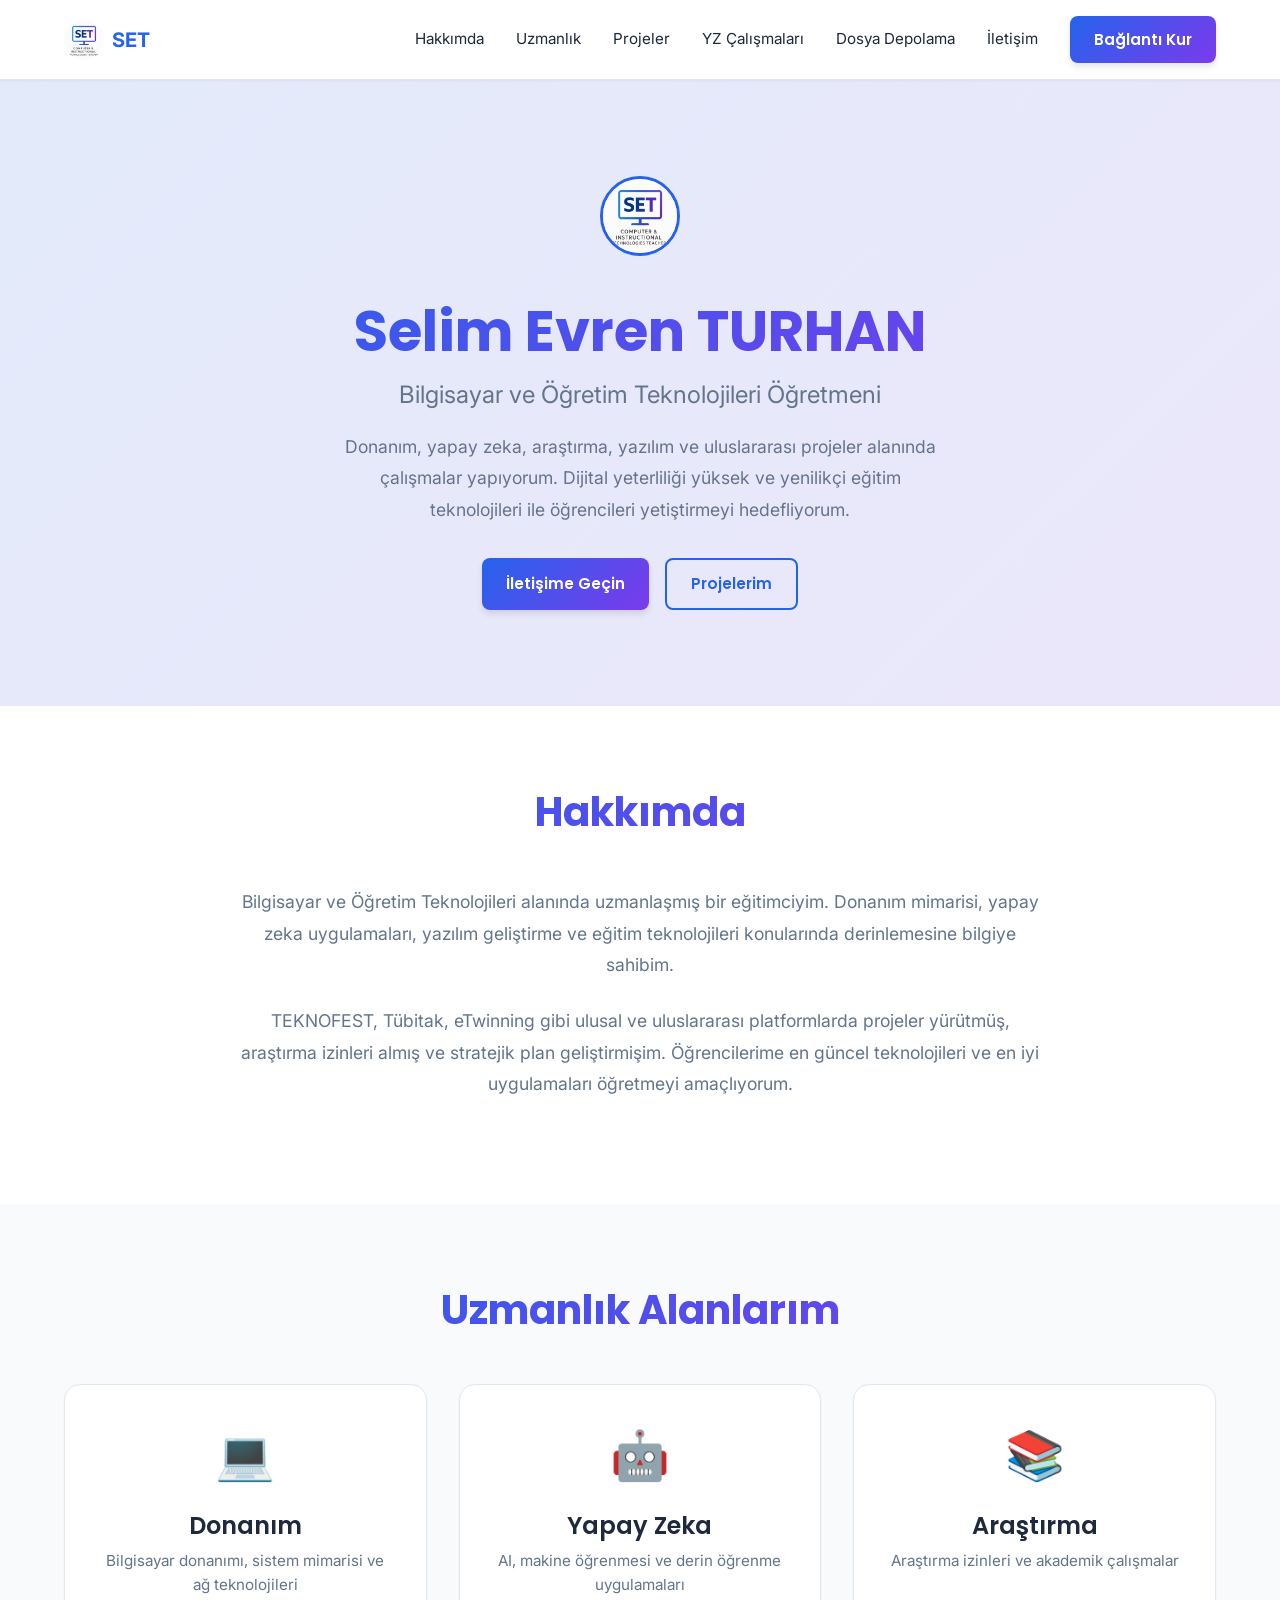
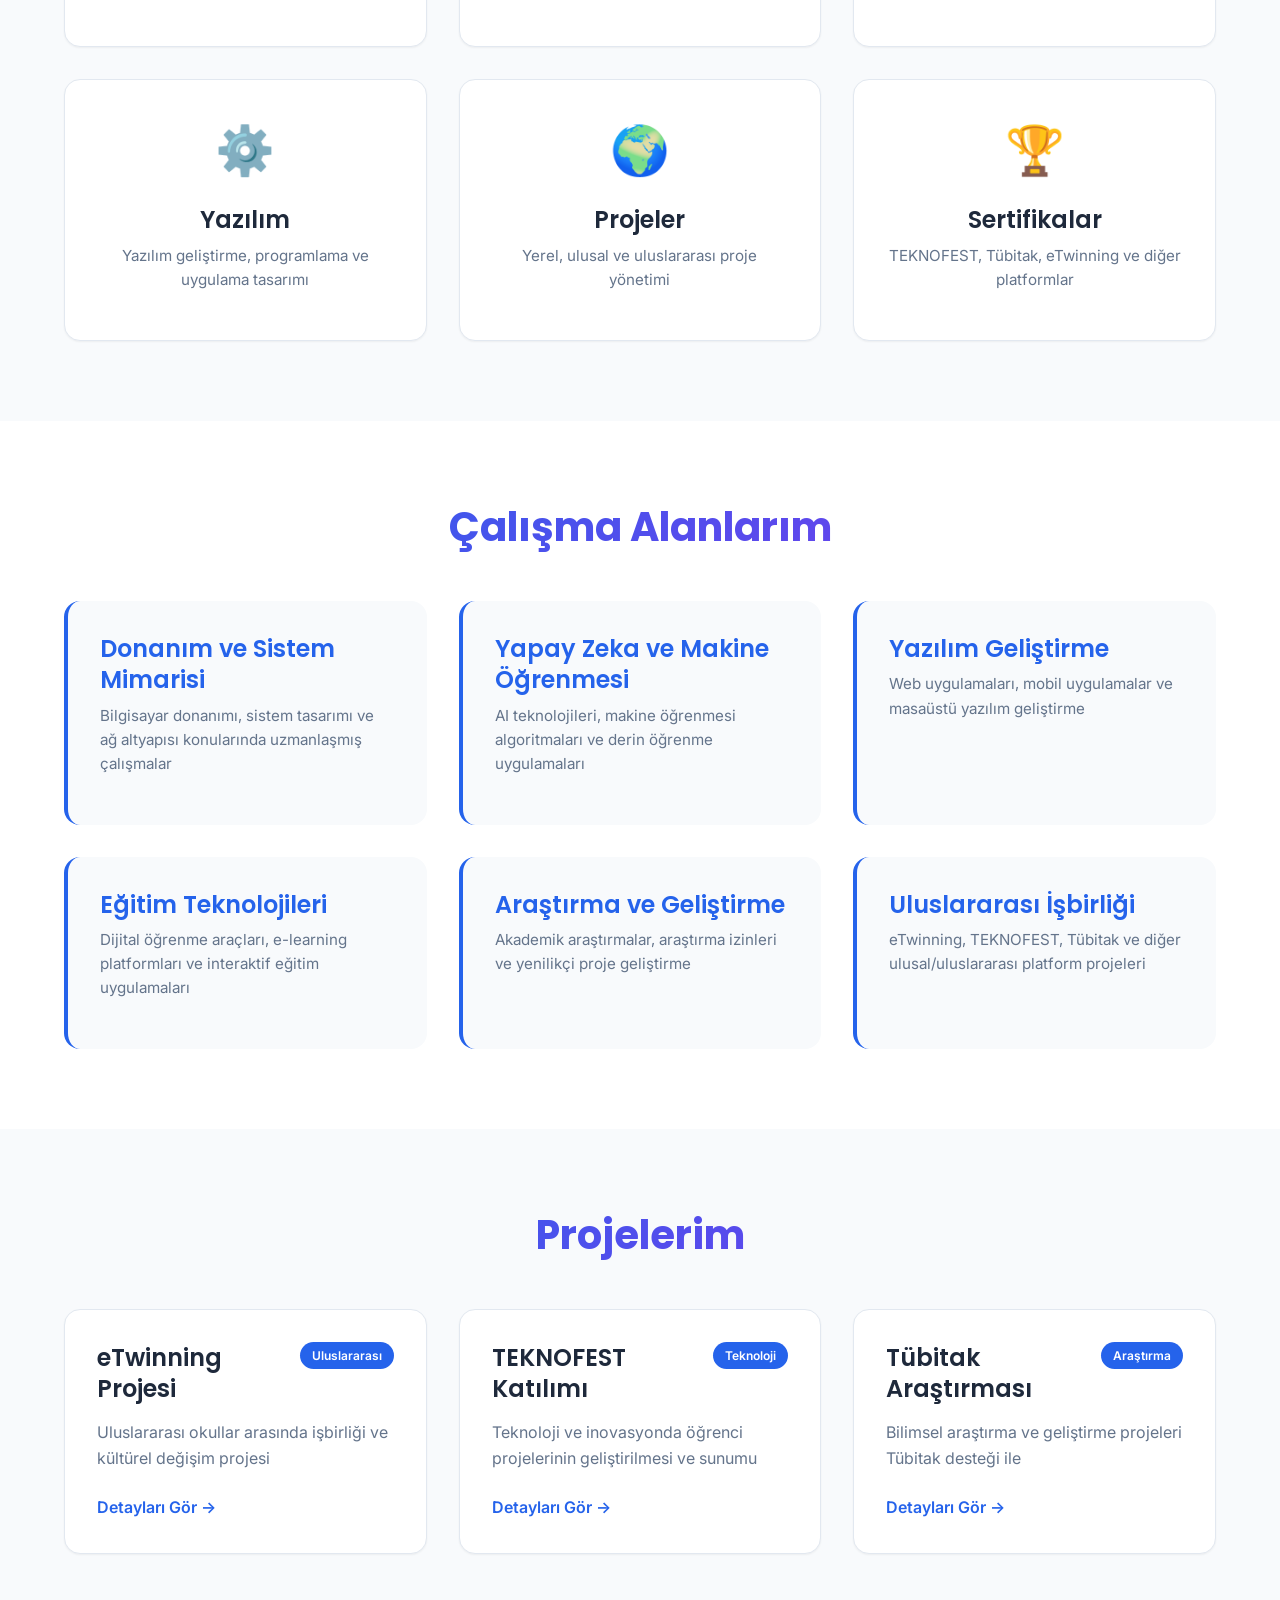
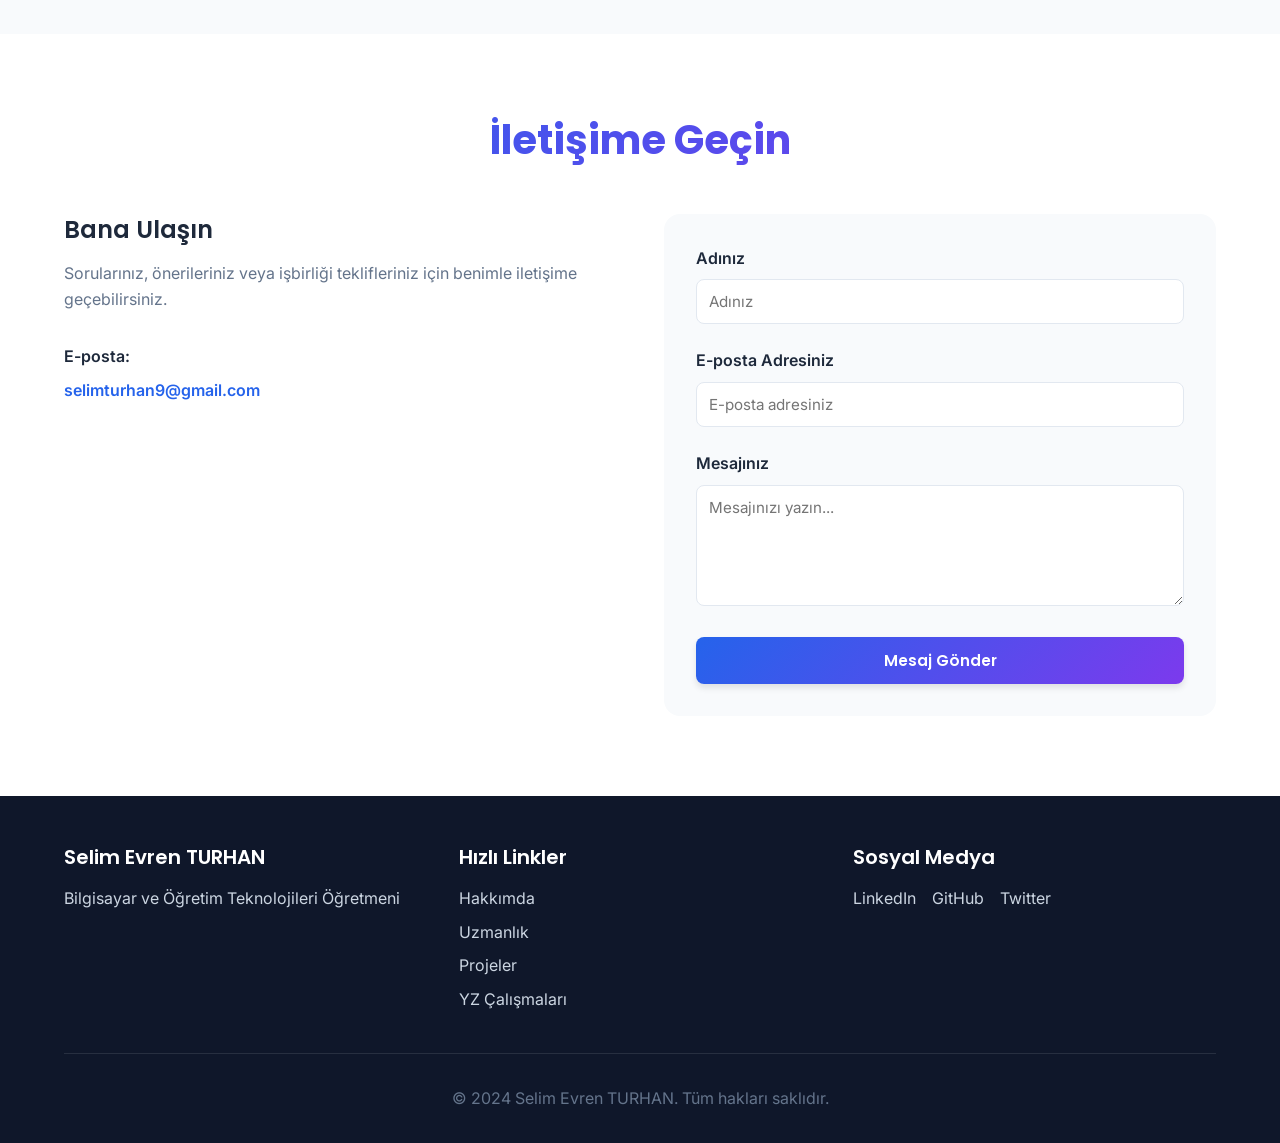
<file: index.html>
<!DOCTYPE html>
<html lang="tr">
<head>
    <meta charset="UTF-8">
    <meta name="viewport" content="width=device-width, initial-scale=1.0">
    <meta name="description" content="Selim Evren TURHAN - Bilgisayar ve Öğretim Teknolojileri Öğretmeni">
    <meta name="keywords" content="öğretmen, teknoloji, yapay zeka, donanım, yazılım, TEKNOFEST, Tübitak">
    <title>Selim Evren TURHAN - Kişisel Web Sayfası</title>
    <link rel="stylesheet" href="css/style.css">
    <link href="https://fonts.googleapis.com/css2?family=Poppins:wght@400;500;600;700&family=Inter:wght@400;500;600&display=swap" rel="stylesheet">
</head>
<body>
    <!-- Header/Navigation -->
    <header class="header">
        <div class="container">
            <div class="header-content">
                <div class="logo">
                    <img src="images/logo.png" alt="Logo" class="logo-img">
                    <span class="logo-text">SET</span>
                </div>
                <nav class="nav">
                    <a href="#about" class="nav-link">Hakkımda</a>
                    <a href="#expertise" class="nav-link">Uzmanlık</a>
                    <a href="#projects" class="nav-link">Projeler</a>
                    <a href="yz-calismalari.html" class="nav-link">YZ Çalışmaları</a>
                    <a href="dosya-depolama.html" class="nav-link">Dosya Depolama</a>
                    <a href="#contact" class="nav-link">İletişim</a>
                    <button class="btn btn-primary" onclick="scrollToContact()">Bağlantı Kur</button>
                </nav>
            </div>
        </div>
    </header>

    <!-- Hero Section -->
    <section class="hero">
        <div class="hero-bg"></div>
        <div class="container">
            <div class="hero-content">
                <div class="hero-logo">
                    <img src="images/logo.png" alt="Logo" class="hero-logo-img">
                </div>
                <h1 class="hero-title">Selim Evren TURHAN</h1>
                <p class="hero-subtitle">Bilgisayar ve Öğretim Teknolojileri Öğretmeni</p>
                <p class="hero-description">
                    Donanım, yapay zeka, araştırma, yazılım ve uluslararası projeler alanında çalışmalar yapıyorum. 
                    Dijital yeterliliği yüksek ve yenilikçi eğitim teknolojileri ile öğrencileri yetiştirmeyi hedefliyorum.
                </p>
                <div class="hero-buttons">
                    <button class="btn btn-primary" onclick="scrollToContact()">İletişime Geçin</button>
                    <a href="#projects" class="btn btn-secondary">Projelerim</a>
                </div>
            </div>
        </div>
    </section>

    <!-- About Section -->
    <section id="about" class="section about">
        <div class="container">
            <h2 class="section-title">Hakkımda</h2>
            <div class="about-content">
                <p>
                    Bilgisayar ve Öğretim Teknolojileri alanında uzmanlaşmış bir eğitimciyim. Donanım mimarisi, 
                    yapay zeka uygulamaları, yazılım geliştirme ve eğitim teknolojileri konularında derinlemesine 
                    bilgiye sahibim.
                </p>
                <p>
                    TEKNOFEST, Tübitak, eTwinning gibi ulusal ve uluslararası platformlarda projeler yürütmüş, 
                    araştırma izinleri almış ve stratejik plan geliştirmişim. Öğrencilerime en güncel teknolojileri 
                    ve en iyi uygulamaları öğretmeyi amaçlıyorum.
                </p>
            </div>
        </div>
    </section>

    <!-- Expertise Section -->
    <section id="expertise" class="section expertise">
        <div class="container">
            <h2 class="section-title">Uzmanlık Alanlarım</h2>
            <div class="expertise-grid">
                <div class="expertise-card">
                    <div class="expertise-icon">💻</div>
                    <h3>Donanım</h3>
                    <p>Bilgisayar donanımı, sistem mimarisi ve ağ teknolojileri</p>
                </div>
                <div class="expertise-card">
                    <div class="expertise-icon">🤖</div>
                    <h3>Yapay Zeka</h3>
                    <p>AI, makine öğrenmesi ve derin öğrenme uygulamaları</p>
                </div>
                <div class="expertise-card">
                    <div class="expertise-icon">📚</div>
                    <h3>Araştırma</h3>
                    <p>Araştırma izinleri ve akademik çalışmalar</p>
                </div>
                <div class="expertise-card">
                    <div class="expertise-icon">⚙️</div>
                    <h3>Yazılım</h3>
                    <p>Yazılım geliştirme, programlama ve uygulama tasarımı</p>
                </div>
                <div class="expertise-card">
                    <div class="expertise-icon">🌍</div>
                    <h3>Projeler</h3>
                    <p>Yerel, ulusal ve uluslararası proje yönetimi</p>
                </div>
                <div class="expertise-card">
                    <div class="expertise-icon">🏆</div>
                    <h3>Sertifikalar</h3>
                    <p>TEKNOFEST, Tübitak, eTwinning ve diğer platformlar</p>
                </div>
            </div>
        </div>
    </section>

    <!-- Work Areas Section -->
    <section class="section work-areas">
        <div class="container">
            <h2 class="section-title">Çalışma Alanlarım</h2>
            <div class="work-areas-grid">
                <div class="work-area-item">
                    <h3>Donanım ve Sistem Mimarisi</h3>
                    <p>Bilgisayar donanımı, sistem tasarımı ve ağ altyapısı konularında uzmanlaşmış çalışmalar</p>
                </div>
                <div class="work-area-item">
                    <h3>Yapay Zeka ve Makine Öğrenmesi</h3>
                    <p>AI teknolojileri, makine öğrenmesi algoritmaları ve derin öğrenme uygulamaları</p>
                </div>
                <div class="work-area-item">
                    <h3>Yazılım Geliştirme</h3>
                    <p>Web uygulamaları, mobil uygulamalar ve masaüstü yazılım geliştirme</p>
                </div>
                <div class="work-area-item">
                    <h3>Eğitim Teknolojileri</h3>
                    <p>Dijital öğrenme araçları, e-learning platformları ve interaktif eğitim uygulamaları</p>
                </div>
                <div class="work-area-item">
                    <h3>Araştırma ve Geliştirme</h3>
                    <p>Akademik araştırmalar, araştırma izinleri ve yenilikçi proje geliştirme</p>
                </div>
                <div class="work-area-item">
                    <h3>Uluslararası İşbirliği</h3>
                    <p>eTwinning, TEKNOFEST, Tübitak ve diğer ulusal/uluslararası platform projeleri</p>
                </div>
            </div>
        </div>
    </section>

    <!-- Projects Section -->
    <section id="projects" class="section projects">
        <div class="container">
            <h2 class="section-title">Projelerim</h2>
            <div class="projects-grid">
                <div class="project-card">
                    <div class="project-header">
                        <h3>eTwinning Projesi</h3>
                        <span class="project-badge">Uluslararası</span>
                    </div>
                    <p>Uluslararası okullar arasında işbirliği ve kültürel değişim projesi</p>
                    <a href="yz-calismalari.html" class="project-link">Detayları Gör →</a>
                </div>
                <div class="project-card">
                    <div class="project-header">
                        <h3>TEKNOFEST Katılımı</h3>
                        <span class="project-badge">Teknoloji</span>
                    </div>
                    <p>Teknoloji ve inovasyonda öğrenci projelerinin geliştirilmesi ve sunumu</p>
                    <a href="yz-calismalari.html" class="project-link">Detayları Gör →</a>
                </div>
                <div class="project-card">
                    <div class="project-header">
                        <h3>Tübitak Araştırması</h3>
                        <span class="project-badge">Araştırma</span>
                    </div>
                    <p>Bilimsel araştırma ve geliştirme projeleri Tübitak desteği ile</p>
                    <a href="yz-calismalari.html" class="project-link">Detayları Gör →</a>
                </div>
            </div>
        </div>
    </section>

    <!-- Contact Section -->
    <section id="contact" class="section contact">
        <div class="container">
            <h2 class="section-title">İletişime Geçin</h2>
            <div class="contact-content">
                <div class="contact-info">
                    <h3>Bana Ulaşın</h3>
                    <p>Sorularınız, önerileriniz veya işbirliği teklifleriniz için benimle iletişime geçebilirsiniz.</p>
                    <div class="contact-details">
                        <div class="contact-item">
                            <span class="contact-label">E-posta:</span>
                            <a href="mailto:selimturhan9@gmail.com" class="contact-value">selimturhan9@gmail.com</a>
                        </div>
                    </div>
                </div>
                <form class="contact-form" id="contactForm" onsubmit="handleContactSubmit(event)">
                    <div class="form-group">
                        <label for="name">Adınız</label>
                        <input type="text" id="name" name="name" required placeholder="Adınız">
                    </div>
                    <div class="form-group">
                        <label for="email">E-posta Adresiniz</label>
                        <input type="email" id="email" name="email" required placeholder="E-posta adresiniz">
                    </div>
                    <div class="form-group">
                        <label for="message">Mesajınız</label>
                        <textarea id="message" name="message" required placeholder="Mesajınızı yazın..." rows="5"></textarea>
                    </div>
                    <button type="submit" class="btn btn-primary btn-block">Mesaj Gönder</button>
                    <div id="formStatus" class="form-status"></div>
                </form>
            </div>
        </div>
    </section>

    <!-- Footer -->
    <footer class="footer">
        <div class="container">
            <div class="footer-content">
                <div class="footer-section">
                    <h4>Selim Evren TURHAN</h4>
                    <p>Bilgisayar ve Öğretim Teknolojileri Öğretmeni</p>
                </div>
                <div class="footer-section">
                    <h4>Hızlı Linkler</h4>
                    <ul>
                        <li><a href="#about">Hakkımda</a></li>
                        <li><a href="#expertise">Uzmanlık</a></li>
                        <li><a href="#projects">Projeler</a></li>
                        <li><a href="yz-calismalari.html">YZ Çalışmaları</a></li>
                    </ul>
                </div>
                <div class="footer-section">
                    <h4>Sosyal Medya</h4>
                    <div class="social-links">
                        <a href="#" title="LinkedIn">LinkedIn</a>
                        <a href="#" title="GitHub">GitHub</a>
                        <a href="#" title="Twitter">Twitter</a>
                    </div>
                </div>
            </div>
            <div class="footer-bottom">
                <p>&copy; 2024 Selim Evren TURHAN. Tüm hakları saklıdır.</p>
            </div>
        </div>
    </footer>

    <script src="js/script.js"></script>
</body>
</html>
</file>
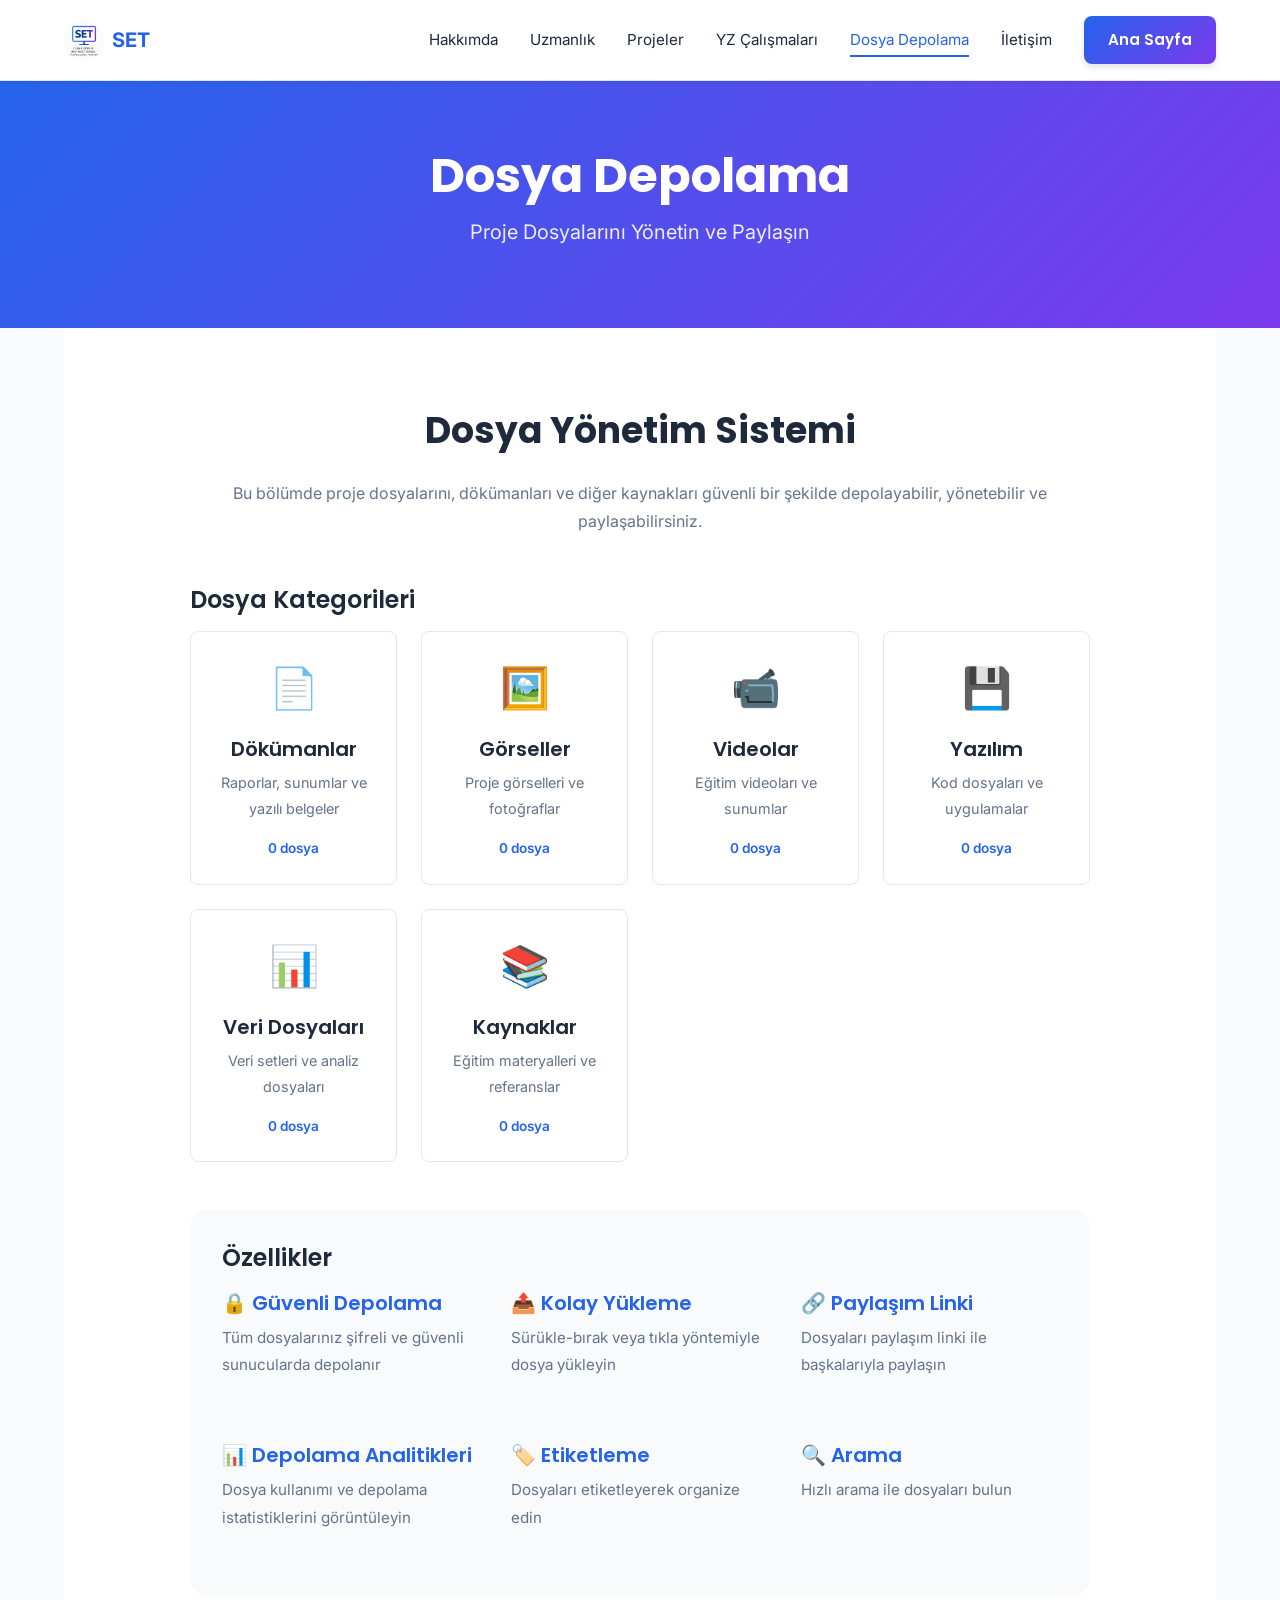
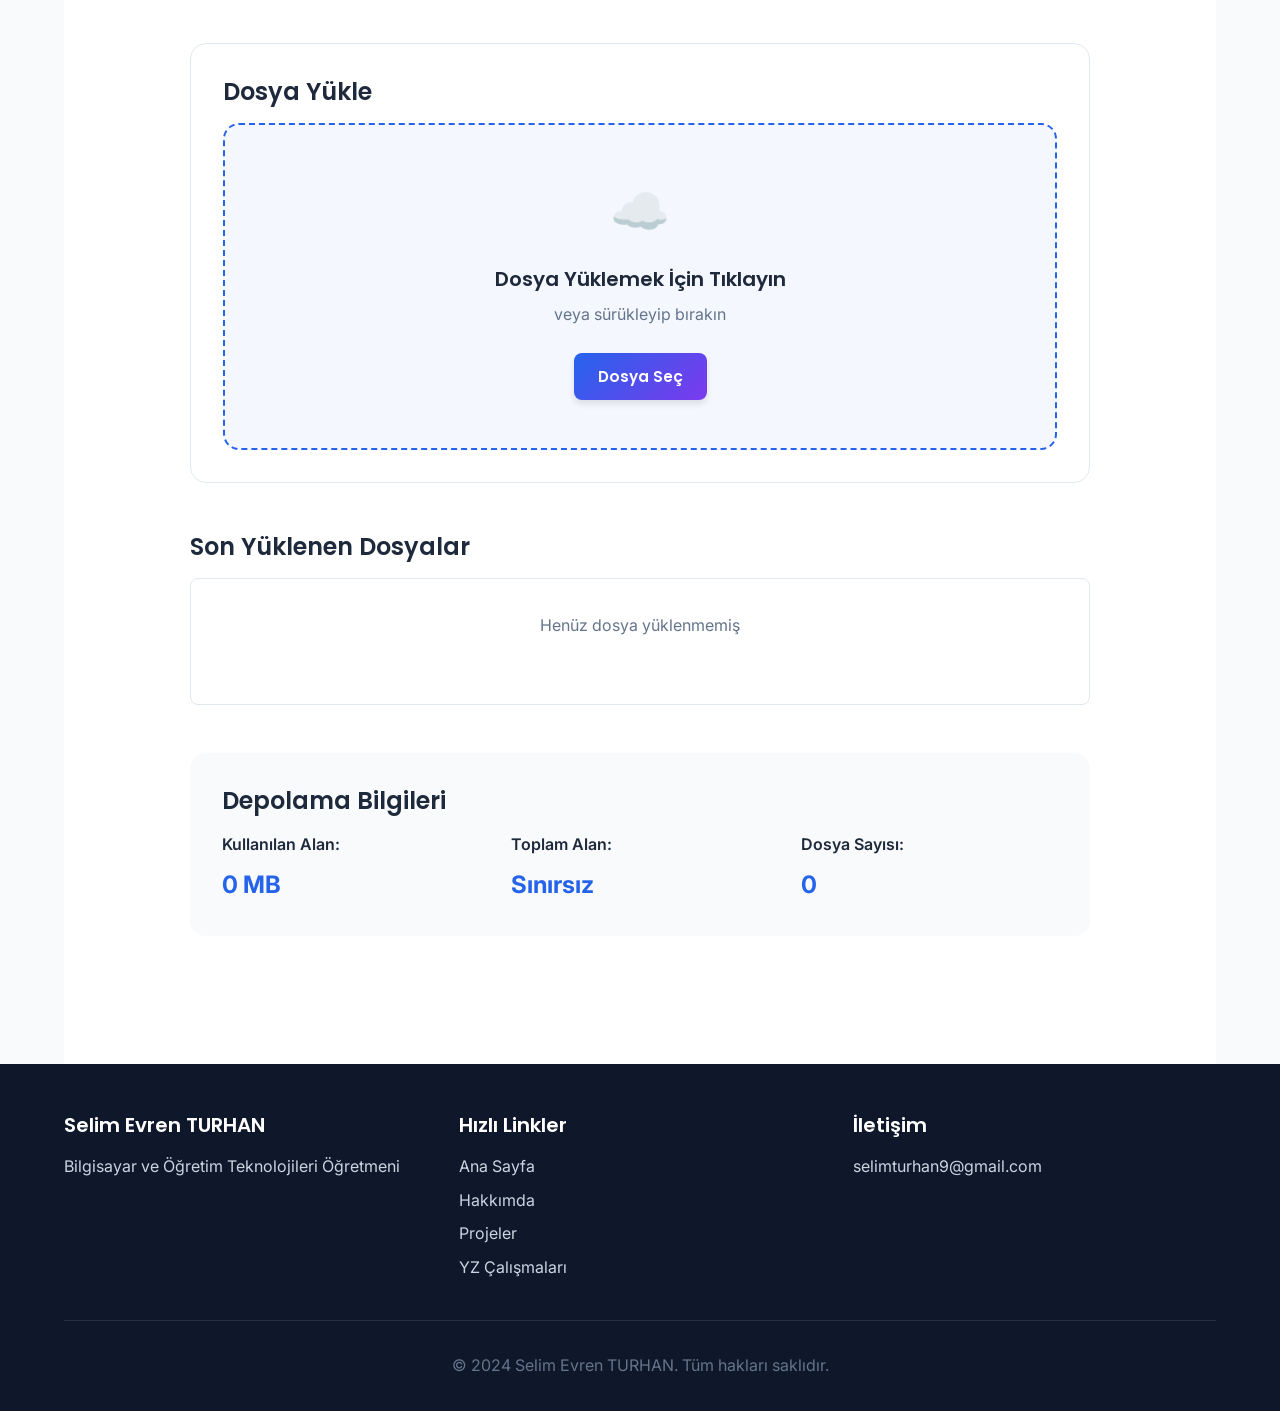
<file: dosya-depolama.html>
<!DOCTYPE html>
<html lang="tr">
<head>
    <meta charset="UTF-8">
    <meta name="viewport" content="width=device-width, initial-scale=1.0">
    <meta name="description" content="Selim Evren TURHAN - Dosya Depolama">
    <title>Dosya Depolama - Selim Evren TURHAN</title>
    <link rel="stylesheet" href="css/style.css">
    <link href="https://fonts.googleapis.com/css2?family=Poppins:wght@400;500;600;700&family=Inter:wght@400;500;600&display=swap" rel="stylesheet">
</head>
<body>
    <!-- Header/Navigation -->
    <header class="header">
        <div class="container">
            <div class="header-content">
                <div class="logo">
                    <a href="index.html" class="logo-link">
                        <img src="images/logo.png" alt="Logo" class="logo-img">
                        <span class="logo-text">SET</span>
                    </a>
                </div>
                <nav class="nav">
                    <a href="index.html#about" class="nav-link">Hakkımda</a>
                    <a href="index.html#expertise" class="nav-link">Uzmanlık</a>
                    <a href="index.html#projects" class="nav-link">Projeler</a>
                    <a href="yz-calismalari.html" class="nav-link">YZ Çalışmaları</a>
                    <a href="dosya-depolama.html" class="nav-link active">Dosya Depolama</a>
                    <a href="index.html#contact" class="nav-link">İletişim</a>
                    <a href="index.html" class="btn btn-primary">Ana Sayfa</a>
                </nav>
            </div>
        </div>
    </header>

    <!-- Page Header -->
    <section class="page-header">
        <div class="container">
            <h1 class="page-title">Dosya Depolama</h1>
            <p class="page-subtitle">Proje Dosyalarını Yönetin ve Paylaşın</p>
        </div>
    </section>

    <!-- Main Content -->
    <main class="container">
        <section class="section file-storage-content">
            <div class="content-wrapper">
                <div class="storage-info">
                    <h2>Dosya Yönetim Sistemi</h2>
                    <p>
                        Bu bölümde proje dosyalarını, dökümanları ve diğer kaynakları güvenli bir şekilde 
                        depolayabilir, yönetebilir ve paylaşabilirsiniz.
                    </p>
                </div>

                <!-- File Categories -->
                <section class="file-categories">
                    <h3>Dosya Kategorileri</h3>
                    <div class="categories-grid">
                        <div class="category-card">
                            <div class="category-icon">📄</div>
                            <h4>Dökümanlar</h4>
                            <p>Raporlar, sunumlar ve yazılı belgeler</p>
                            <span class="file-count">0 dosya</span>
                        </div>
                        <div class="category-card">
                            <div class="category-icon">🖼️</div>
                            <h4>Görseller</h4>
                            <p>Proje görselleri ve fotoğraflar</p>
                            <span class="file-count">0 dosya</span>
                        </div>
                        <div class="category-card">
                            <div class="category-icon">📹</div>
                            <h4>Videolar</h4>
                            <p>Eğitim videoları ve sunumlar</p>
                            <span class="file-count">0 dosya</span>
                        </div>
                        <div class="category-card">
                            <div class="category-icon">💾</div>
                            <h4>Yazılım</h4>
                            <p>Kod dosyaları ve uygulamalar</p>
                            <span class="file-count">0 dosya</span>
                        </div>
                        <div class="category-card">
                            <div class="category-icon">📊</div>
                            <h4>Veri Dosyaları</h4>
                            <p>Veri setleri ve analiz dosyaları</p>
                            <span class="file-count">0 dosya</span>
                        </div>
                        <div class="category-card">
                            <div class="category-icon">📚</div>
                            <h4>Kaynaklar</h4>
                            <p>Eğitim materyalleri ve referanslar</p>
                            <span class="file-count">0 dosya</span>
                        </div>
                    </div>
                </section>

                <!-- Storage Features -->
                <section class="storage-features">
                    <h3>Özellikler</h3>
                    <div class="features-list">
                        <div class="feature-item">
                            <h4>🔒 Güvenli Depolama</h4>
                            <p>Tüm dosyalarınız şifreli ve güvenli sunucularda depolanır</p>
                        </div>
                        <div class="feature-item">
                            <h4>📤 Kolay Yükleme</h4>
                            <p>Sürükle-bırak veya tıkla yöntemiyle dosya yükleyin</p>
                        </div>
                        <div class="feature-item">
                            <h4>🔗 Paylaşım Linki</h4>
                            <p>Dosyaları paylaşım linki ile başkalarıyla paylaşın</p>
                        </div>
                        <div class="feature-item">
                            <h4>📊 Depolama Analitikleri</h4>
                            <p>Dosya kullanımı ve depolama istatistiklerini görüntüleyin</p>
                        </div>
                        <div class="feature-item">
                            <h4>🏷️ Etiketleme</h4>
                            <p>Dosyaları etiketleyerek organize edin</p>
                        </div>
                        <div class="feature-item">
                            <h4>🔍 Arama</h4>
                            <p>Hızlı arama ile dosyaları bulun</p>
                        </div>
                    </div>
                </section>

                <!-- Upload Section -->
                <section class="upload-section">
                    <h3>Dosya Yükle</h3>
                    <div class="upload-area">
                        <div class="upload-icon">☁️</div>
                        <h4>Dosya Yüklemek İçin Tıklayın</h4>
                        <p>veya sürükleyip bırakın</p>
                        <input type="file" id="fileInput" class="file-input" multiple>
                        <button class="btn btn-primary" onclick="document.getElementById('fileInput').click()">
                            Dosya Seç
                        </button>
                    </div>
                </section>

                <!-- Recent Files -->
                <section class="recent-files">
                    <h3>Son Yüklenen Dosyalar</h3>
                    <div class="files-list">
                        <p class="empty-state">Henüz dosya yüklenmemiş</p>
                    </div>
                </section>

                <!-- Storage Info -->
                <section class="storage-info-box">
                    <h3>Depolama Bilgileri</h3>
                    <div class="storage-stats">
                        <div class="stat-item">
                            <span class="stat-label">Kullanılan Alan:</span>
                            <span class="stat-value">0 MB</span>
                        </div>
                        <div class="stat-item">
                            <span class="stat-label">Toplam Alan:</span>
                            <span class="stat-value">Sınırsız</span>
                        </div>
                        <div class="stat-item">
                            <span class="stat-label">Dosya Sayısı:</span>
                            <span class="stat-value">0</span>
                        </div>
                    </div>
                </section>
            </div>
        </section>
    </main>

    <!-- Footer -->
    <footer class="footer">
        <div class="container">
            <div class="footer-content">
                <div class="footer-section">
                    <h4>Selim Evren TURHAN</h4>
                    <p>Bilgisayar ve Öğretim Teknolojileri Öğretmeni</p>
                </div>
                <div class="footer-section">
                    <h4>Hızlı Linkler</h4>
                    <ul>
                        <li><a href="index.html">Ana Sayfa</a></li>
                        <li><a href="index.html#about">Hakkımda</a></li>
                        <li><a href="index.html#projects">Projeler</a></li>
                        <li><a href="yz-calismalari.html">YZ Çalışmaları</a></li>
                    </ul>
                </div>
                <div class="footer-section">
                    <h4>İletişim</h4>
                    <p>
                        <a href="mailto:selimturhan9@gmail.com">selimturhan9@gmail.com</a>
                    </p>
                </div>
            </div>
            <div class="footer-bottom">
                <p>&copy; 2024 Selim Evren TURHAN. Tüm hakları saklıdır.</p>
            </div>
        </div>
    </footer>

    <script src="js/script.js"></script>
</body>
</html>
</file>
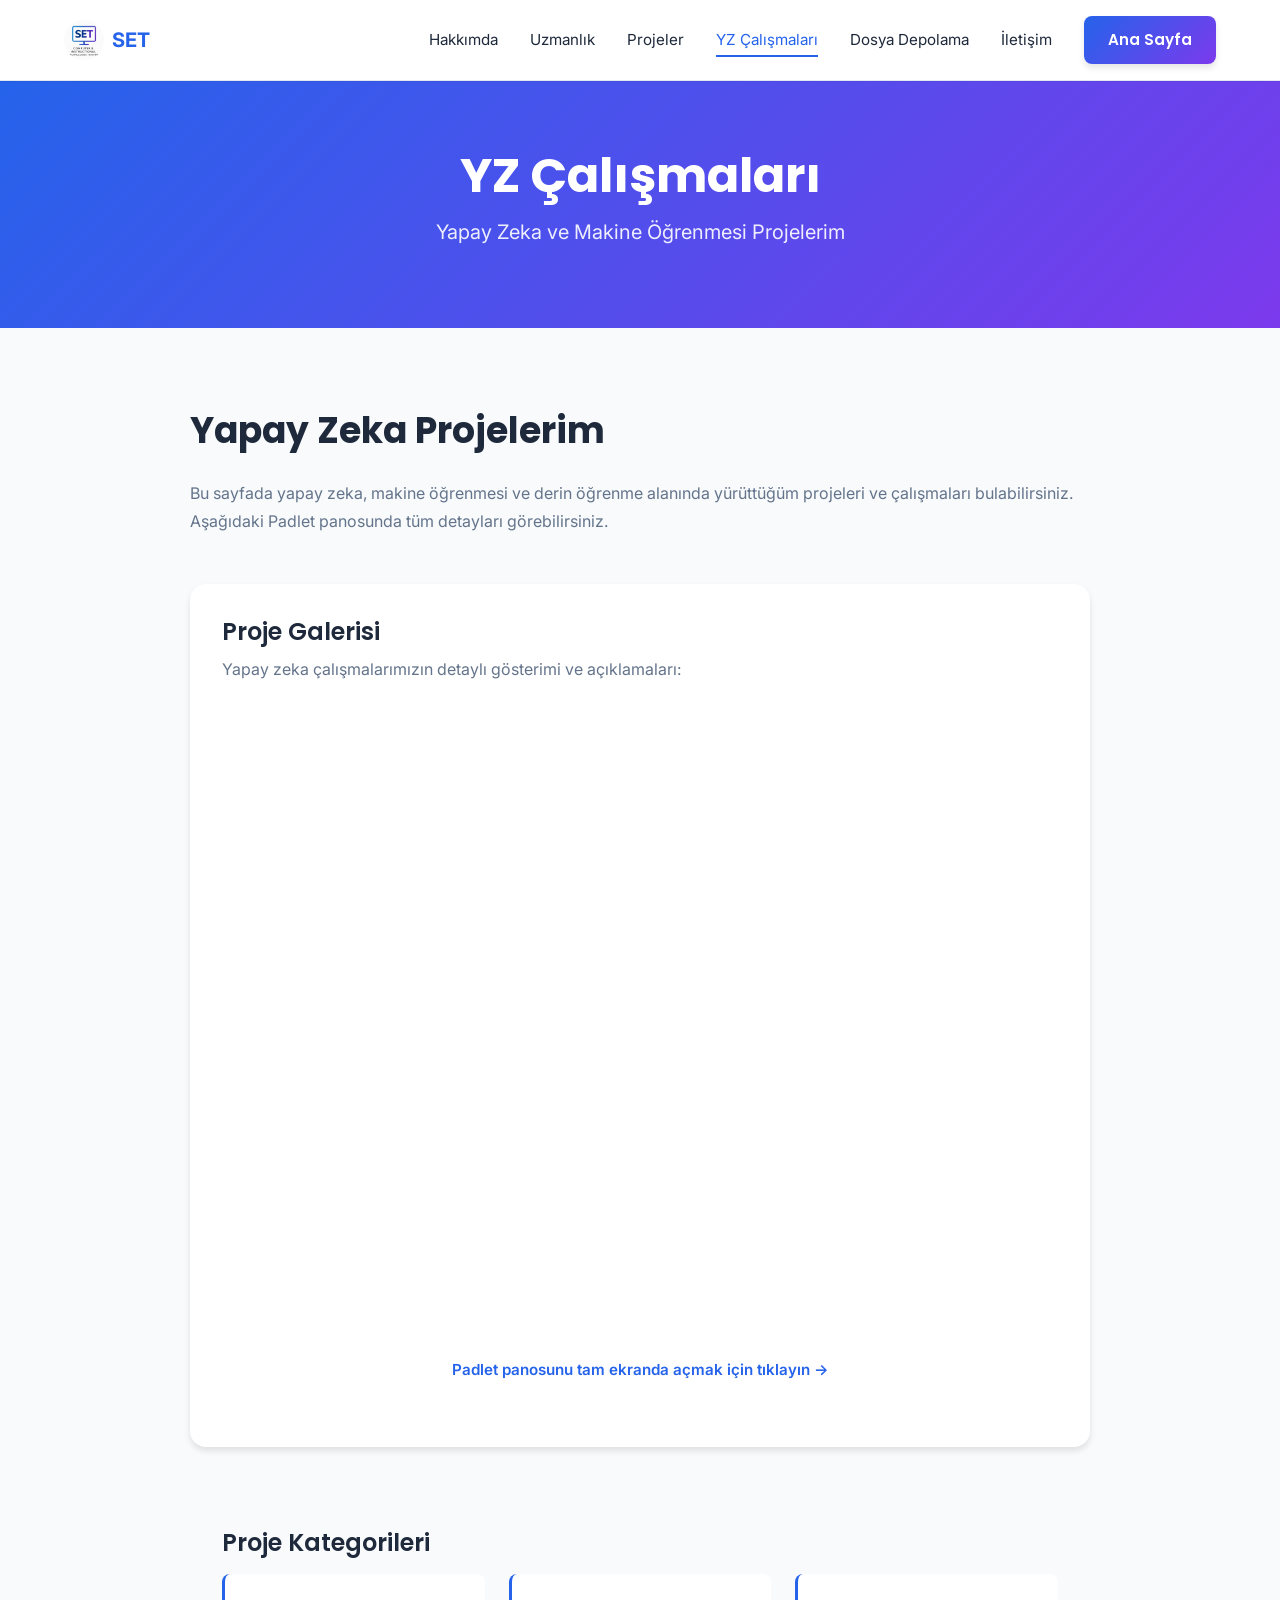
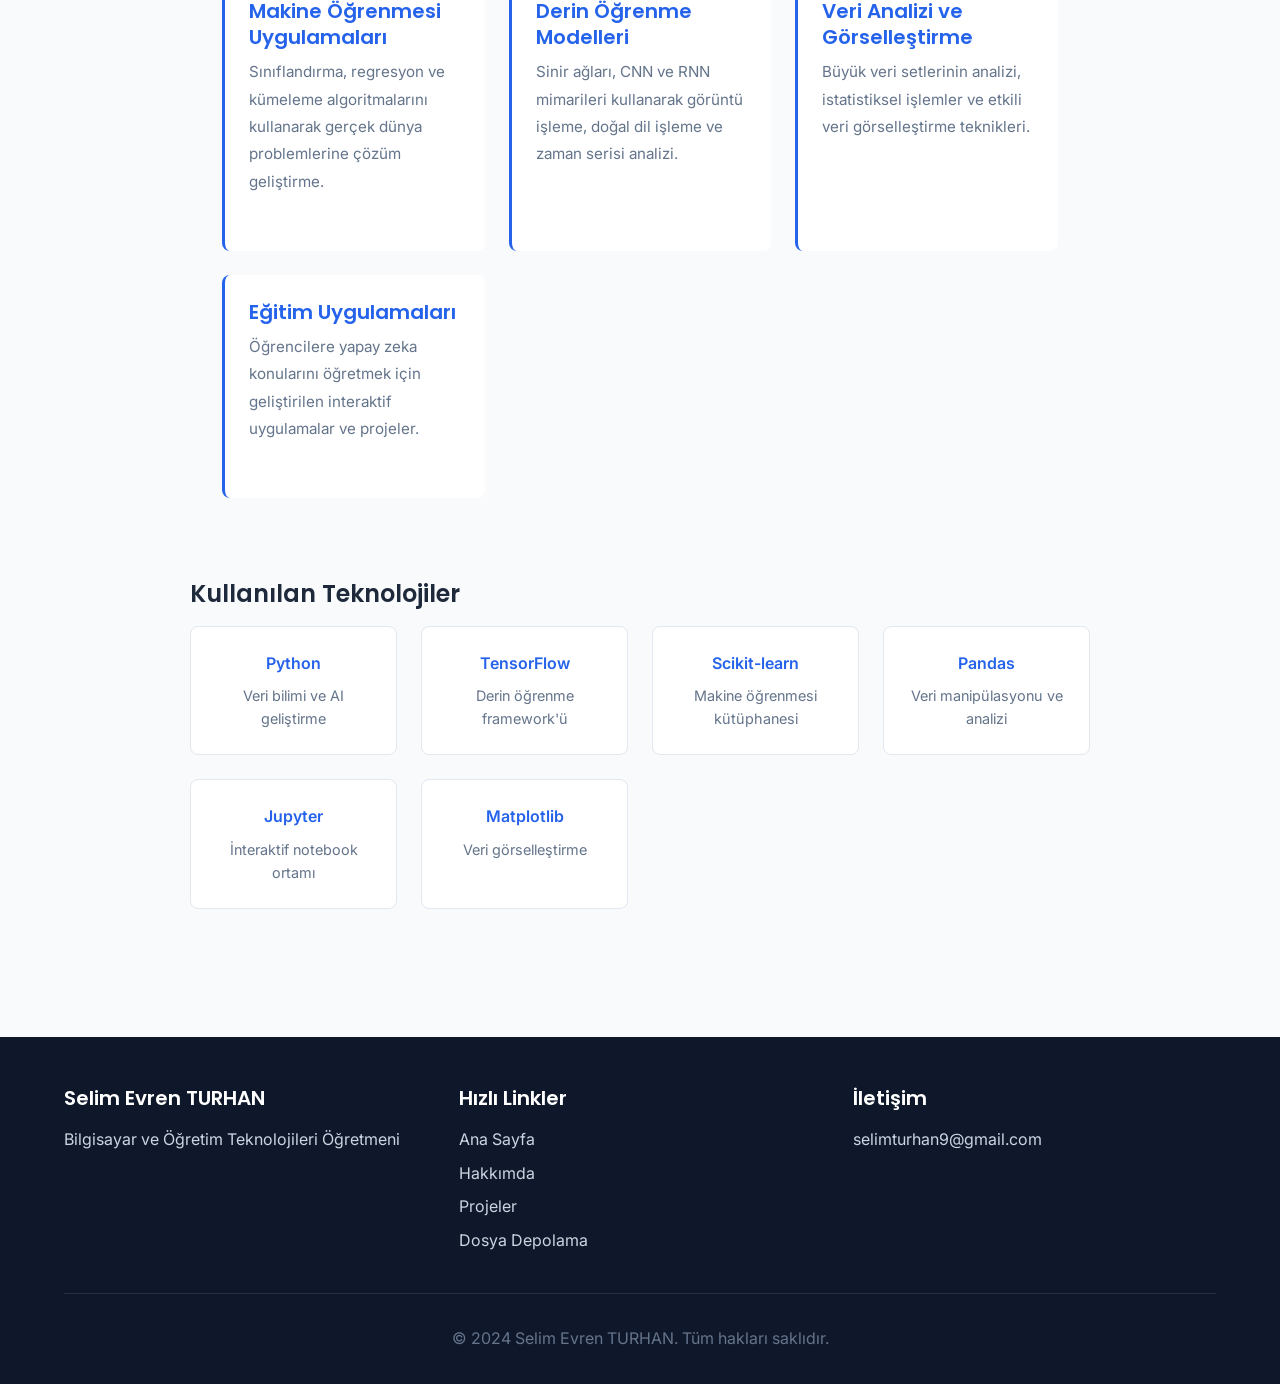
<file: yz-calismalari.html>
<!DOCTYPE html>
<html lang="tr">
<head>
    <meta charset="UTF-8">
    <meta name="viewport" content="width=device-width, initial-scale=1.0">
    <meta name="description" content="Selim Evren TURHAN - YZ Çalışmaları">
    <title>YZ Çalışmaları - Selim Evren TURHAN</title>
    <link rel="stylesheet" href="css/style.css">
    <link href="https://fonts.googleapis.com/css2?family=Poppins:wght@400;500;600;700&family=Inter:wght@400;500;600&display=swap" rel="stylesheet">
</head>
<body>
    <!-- Header/Navigation -->
    <header class="header">
        <div class="container">
            <div class="header-content">
                <div class="logo">
                    <a href="index.html" class="logo-link">
                        <img src="images/logo.png" alt="Logo" class="logo-img">
                        <span class="logo-text">SET</span>
                    </a>
                </div>
                <nav class="nav">
                    <a href="index.html#about" class="nav-link">Hakkımda</a>
                    <a href="index.html#expertise" class="nav-link">Uzmanlık</a>
                    <a href="index.html#projects" class="nav-link">Projeler</a>
                    <a href="yz-calismalari.html" class="nav-link active">YZ Çalışmaları</a>
                    <a href="dosya-depolama.html" class="nav-link">Dosya Depolama</a>
                    <a href="index.html#contact" class="nav-link">İletişim</a>
                    <a href="index.html" class="btn btn-primary">Ana Sayfa</a>
                </nav>
            </div>
        </div>
    </header>

    <!-- Page Header -->
    <section class="page-header">
        <div class="container">
            <h1 class="page-title">YZ Çalışmaları</h1>
            <p class="page-subtitle">Yapay Zeka ve Makine Öğrenmesi Projelerim</p>
        </div>
    </section>

    <!-- Main Content -->
    <main class="container">
        <section class="section yz-content">
            <div class="content-wrapper">
                <h2>Yapay Zeka Projelerim</h2>
                <p>
                    Bu sayfada yapay zeka, makine öğrenmesi ve derin öğrenme alanında yürüttüğüm projeleri 
                    ve çalışmaları bulabilirsiniz. Aşağıdaki Padlet panosunda tüm detayları görebilirsiniz.
                </p>

                <!-- Padlet Embed -->
                <div class="padlet-container">
                    <h3>Proje Galerisi</h3>
                    <p class="padlet-description">Yapay zeka çalışmalarımızın detaylı gösterimi ve açıklamaları:</p>
                    <div class="padlet-embed">
                        <iframe 
                            src="https://padlet.com/selimturhan9/selim-evren-turhan-puq8ll4ztb1yoci5" 
                            frameborder="0" 
                            allow="camera;microphone;payment" 
                            style="width:100%;height:600px;border:none;">
                        </iframe>
                    </div>
                    <p class="padlet-note">
                        <a href="https://padlet.com/selimturhan9/selim-evren-turhan-puq8ll4ztb1yoci5" target="_blank" rel="noopener noreferrer">
                            Padlet panosunu tam ekranda açmak için tıklayın →
                        </a>
                    </p>
                </div>

                <!-- Project Details -->
                <section class="yz-projects">
                    <h3>Proje Kategorileri</h3>
                    <div class="projects-list">
                        <div class="project-item">
                            <h4>Makine Öğrenmesi Uygulamaları</h4>
                            <p>
                                Sınıflandırma, regresyon ve kümeleme algoritmalarını kullanarak 
                                gerçek dünya problemlerine çözüm geliştirme.
                            </p>
                        </div>
                        <div class="project-item">
                            <h4>Derin Öğrenme Modelleri</h4>
                            <p>
                                Sinir ağları, CNN ve RNN mimarileri kullanarak görüntü işleme, 
                                doğal dil işleme ve zaman serisi analizi.
                            </p>
                        </div>
                        <div class="project-item">
                            <h4>Veri Analizi ve Görselleştirme</h4>
                            <p>
                                Büyük veri setlerinin analizi, istatistiksel işlemler ve 
                                etkili veri görselleştirme teknikleri.
                            </p>
                        </div>
                        <div class="project-item">
                            <h4>Eğitim Uygulamaları</h4>
                            <p>
                                Öğrencilere yapay zeka konularını öğretmek için geliştirilen 
                                interaktif uygulamalar ve projeler.
                            </p>
                        </div>
                    </div>
                </section>

                <!-- Technology Stack -->
                <section class="tech-stack">
                    <h3>Kullanılan Teknolojiler</h3>
                    <div class="tech-grid">
                        <div class="tech-item">
                            <span class="tech-name">Python</span>
                            <span class="tech-desc">Veri bilimi ve AI geliştirme</span>
                        </div>
                        <div class="tech-item">
                            <span class="tech-name">TensorFlow</span>
                            <span class="tech-desc">Derin öğrenme framework'ü</span>
                        </div>
                        <div class="tech-item">
                            <span class="tech-name">Scikit-learn</span>
                            <span class="tech-desc">Makine öğrenmesi kütüphanesi</span>
                        </div>
                        <div class="tech-item">
                            <span class="tech-name">Pandas</span>
                            <span class="tech-desc">Veri manipülasyonu ve analizi</span>
                        </div>
                        <div class="tech-item">
                            <span class="tech-name">Jupyter</span>
                            <span class="tech-desc">İnteraktif notebook ortamı</span>
                        </div>
                        <div class="tech-item">
                            <span class="tech-name">Matplotlib</span>
                            <span class="tech-desc">Veri görselleştirme</span>
                        </div>
                    </div>
                </section>
            </div>
        </section>
    </main>

    <!-- Footer -->
    <footer class="footer">
        <div class="container">
            <div class="footer-content">
                <div class="footer-section">
                    <h4>Selim Evren TURHAN</h4>
                    <p>Bilgisayar ve Öğretim Teknolojileri Öğretmeni</p>
                </div>
                <div class="footer-section">
                    <h4>Hızlı Linkler</h4>
                    <ul>
                        <li><a href="index.html">Ana Sayfa</a></li>
                        <li><a href="index.html#about">Hakkımda</a></li>
                        <li><a href="index.html#projects">Projeler</a></li>
                        <li><a href="dosya-depolama.html">Dosya Depolama</a></li>
                    </ul>
                </div>
                <div class="footer-section">
                    <h4>İletişim</h4>
                    <p>
                        <a href="mailto:selimturhan9@gmail.com">selimturhan9@gmail.com</a>
                    </p>
                </div>
            </div>
            <div class="footer-bottom">
                <p>&copy; 2024 Selim Evren TURHAN. Tüm hakları saklıdır.</p>
            </div>
        </div>
    </footer>

    <script src="js/script.js"></script>
</body>
</html>
</file>
<file: css/style.css>
/* ============================================
   Global Styles & Variables
   ============================================ */

:root {
    --primary-color: #2563eb;
    --secondary-color: #7c3aed;
    --accent-color: #3b82f6;
    --success-color: #10b981;
    --warning-color: #f59e0b;
    --error-color: #ef4444;
    --dark-bg: #0f172a;
    --light-bg: #f8fafc;
    --card-bg: #ffffff;
    --text-primary: #1e293b;
    --text-secondary: #64748b;
    --border-color: #e2e8f0;
    --shadow-sm: 0 1px 2px rgba(0, 0, 0, 0.05);
    --shadow-md: 0 4px 6px rgba(0, 0, 0, 0.1);
    --shadow-lg: 0 10px 15px rgba(0, 0, 0, 0.1);
    --transition: all 0.3s ease;
}

* {
    margin: 0;
    padding: 0;
    box-sizing: border-box;
}

html {
    scroll-behavior: smooth;
}

body {
    font-family: 'Inter', -apple-system, BlinkMacSystemFont, 'Segoe UI', sans-serif;
    background-color: var(--light-bg);
    color: var(--text-primary);
    line-height: 1.6;
    font-size: 16px;
}

/* ============================================
   Typography
   ============================================ */

h1, h2, h3, h4, h5, h6 {
    font-family: 'Poppins', sans-serif;
    font-weight: 600;
    line-height: 1.3;
    margin-bottom: 1rem;
}

h1 {
    font-size: 3rem;
    font-weight: 700;
}

h2 {
    font-size: 2.25rem;
    font-weight: 700;
}

h3 {
    font-size: 1.5rem;
    font-weight: 600;
}

h4 {
    font-size: 1.25rem;
    font-weight: 600;
}

p {
    margin-bottom: 1rem;
    color: var(--text-secondary);
}

a {
    color: var(--primary-color);
    text-decoration: none;
    transition: var(--transition);
}

a:hover {
    color: var(--secondary-color);
}

/* ============================================
   Container & Layout
   ============================================ */

.container {
    max-width: 1200px;
    margin: 0 auto;
    padding: 0 1.5rem;
}

.section {
    padding: 5rem 0;
}

.section-title {
    text-align: center;
    margin-bottom: 3rem;
    font-size: 2.5rem;
    background: linear-gradient(135deg, var(--primary-color), var(--secondary-color));
    -webkit-background-clip: text;
    -webkit-text-fill-color: transparent;
    background-clip: text;
}

/* ============================================
   Header & Navigation
   ============================================ */

.header {
    position: sticky;
    top: 0;
    z-index: 100;
    background: rgba(255, 255, 255, 0.95);
    backdrop-filter: blur(10px);
    border-bottom: 1px solid var(--border-color);
    box-shadow: var(--shadow-sm);
}

.header-content {
    display: flex;
    justify-content: space-between;
    align-items: center;
    padding: 1rem 0;
}

.logo {
    display: flex;
    align-items: center;
    gap: 0.5rem;
    font-weight: 700;
    font-size: 1.25rem;
}

.logo-link {
    display: flex;
    align-items: center;
    gap: 0.5rem;
    color: var(--text-primary);
}

.logo-img {
    width: 40px;
    height: 40px;
    border-radius: 50%;
    object-fit: cover;
}

.logo-text {
    color: var(--primary-color);
    font-weight: 700;
}

.nav {
    display: flex;
    align-items: center;
    gap: 2rem;
}

.nav-link {
    font-size: 0.95rem;
    color: var(--text-primary);
    transition: var(--transition);
    position: relative;
}

.nav-link:hover,
.nav-link.active {
    color: var(--primary-color);
}

.nav-link.active::after {
    content: '';
    position: absolute;
    bottom: -5px;
    left: 0;
    right: 0;
    height: 2px;
    background: var(--primary-color);
}

/* ============================================
   Buttons
   ============================================ */

.btn {
    padding: 0.75rem 1.5rem;
    border: none;
    border-radius: 0.5rem;
    font-size: 0.95rem;
    font-weight: 600;
    cursor: pointer;
    transition: var(--transition);
    display: inline-block;
    text-align: center;
    font-family: 'Poppins', sans-serif;
}

.btn-primary {
    background: linear-gradient(135deg, var(--primary-color), var(--secondary-color));
    color: white;
    box-shadow: var(--shadow-md);
}

.btn-primary:hover {
    transform: translateY(-2px);
    box-shadow: var(--shadow-lg);
}

.btn-secondary {
    background: transparent;
    color: var(--primary-color);
    border: 2px solid var(--primary-color);
}

.btn-secondary:hover {
    background: var(--primary-color);
    color: white;
}

.btn-block {
    width: 100%;
}

/* ============================================
   Hero Section
   ============================================ */

.hero {
    position: relative;
    padding: 6rem 0;
    overflow: hidden;
}

.hero-bg {
    position: absolute;
    top: 0;
    left: 0;
    right: 0;
    bottom: 0;
    background: linear-gradient(135deg, rgba(37, 99, 235, 0.1), rgba(124, 58, 237, 0.1));
    z-index: -1;
}

.hero-content {
    text-align: center;
}

.hero-logo {
    margin-bottom: 2rem;
}

.hero-logo-img {
    width: 80px;
    height: 80px;
    border-radius: 50%;
    object-fit: cover;
    border: 3px solid var(--primary-color);
}

.hero-title {
    font-size: 3.5rem;
    background: linear-gradient(135deg, var(--primary-color), var(--secondary-color));
    -webkit-background-clip: text;
    -webkit-text-fill-color: transparent;
    background-clip: text;
    margin-bottom: 0.5rem;
}

.hero-subtitle {
    font-size: 1.5rem;
    color: var(--text-secondary);
    margin-bottom: 1rem;
}

.hero-description {
    font-size: 1.1rem;
    max-width: 600px;
    margin: 0 auto 2rem;
    color: var(--text-secondary);
    line-height: 1.8;
}

.hero-buttons {
    display: flex;
    gap: 1rem;
    justify-content: center;
    flex-wrap: wrap;
}

/* ============================================
   About Section
   ============================================ */

.about {
    background: white;
}

.about-content {
    max-width: 800px;
    margin: 0 auto;
    text-align: center;
}

.about-content p {
    font-size: 1.1rem;
    line-height: 1.8;
    color: var(--text-secondary);
    margin-bottom: 1.5rem;
}

/* ============================================
   Expertise Section
   ============================================ */

.expertise {
    background: var(--light-bg);
}

.expertise-grid {
    display: grid;
    grid-template-columns: repeat(auto-fit, minmax(300px, 1fr));
    gap: 2rem;
}

.expertise-card {
    background: white;
    padding: 2rem;
    border-radius: 1rem;
    text-align: center;
    box-shadow: var(--shadow-sm);
    transition: var(--transition);
    border: 1px solid var(--border-color);
}

.expertise-card:hover {
    transform: translateY(-5px);
    box-shadow: var(--shadow-lg);
    border-color: var(--primary-color);
}

.expertise-icon {
    font-size: 3rem;
    margin-bottom: 1rem;
}

.expertise-card h3 {
    margin-bottom: 0.5rem;
    color: var(--text-primary);
}

.expertise-card p {
    color: var(--text-secondary);
    font-size: 0.95rem;
}

/* ============================================
   Work Areas Section
   ============================================ */

.work-areas {
    background: white;
}

.work-areas-grid {
    display: grid;
    grid-template-columns: repeat(auto-fit, minmax(280px, 1fr));
    gap: 2rem;
}

.work-area-item {
    background: var(--light-bg);
    padding: 2rem;
    border-radius: 1rem;
    border-left: 4px solid var(--primary-color);
    transition: var(--transition);
}

.work-area-item:hover {
    box-shadow: var(--shadow-md);
    transform: translateX(5px);
}

.work-area-item h3 {
    color: var(--primary-color);
    margin-bottom: 0.5rem;
}

.work-area-item p {
    color: var(--text-secondary);
    font-size: 0.95rem;
}

/* ============================================
   Projects Section
   ============================================ */

.projects {
    background: var(--light-bg);
}

.projects-grid {
    display: grid;
    grid-template-columns: repeat(auto-fit, minmax(300px, 1fr));
    gap: 2rem;
}

.project-card {
    background: white;
    padding: 2rem;
    border-radius: 1rem;
    box-shadow: var(--shadow-sm);
    transition: var(--transition);
    border: 1px solid var(--border-color);
}

.project-card:hover {
    transform: translateY(-5px);
    box-shadow: var(--shadow-lg);
}

.project-header {
    display: flex;
    justify-content: space-between;
    align-items: start;
    margin-bottom: 1rem;
    gap: 1rem;
}

.project-header h3 {
    margin: 0;
}

.project-badge {
    display: inline-block;
    background: var(--primary-color);
    color: white;
    padding: 0.25rem 0.75rem;
    border-radius: 2rem;
    font-size: 0.75rem;
    font-weight: 600;
    white-space: nowrap;
}

.project-card p {
    color: var(--text-secondary);
    margin-bottom: 1.5rem;
}

.project-link {
    color: var(--primary-color);
    font-weight: 600;
    display: inline-flex;
    align-items: center;
    gap: 0.5rem;
    transition: var(--transition);
}

.project-link:hover {
    gap: 1rem;
}

/* ============================================
   Contact Section
   ============================================ */

.contact {
    background: white;
}

.contact-content {
    display: grid;
    grid-template-columns: 1fr 1fr;
    gap: 3rem;
    align-items: start;
}

.contact-info h3 {
    margin-bottom: 1rem;
}

.contact-info p {
    margin-bottom: 2rem;
}

.contact-details {
    display: flex;
    flex-direction: column;
    gap: 1.5rem;
}

.contact-item {
    display: flex;
    flex-direction: column;
    gap: 0.5rem;
}

.contact-label {
    font-weight: 600;
    color: var(--text-primary);
}

.contact-value {
    color: var(--primary-color);
    font-weight: 600;
}

.contact-form {
    background: var(--light-bg);
    padding: 2rem;
    border-radius: 1rem;
}

.form-group {
    margin-bottom: 1.5rem;
}

.form-group label {
    display: block;
    margin-bottom: 0.5rem;
    font-weight: 600;
    color: var(--text-primary);
}

.form-group input,
.form-group textarea {
    width: 100%;
    padding: 0.75rem;
    border: 1px solid var(--border-color);
    border-radius: 0.5rem;
    font-family: inherit;
    font-size: 0.95rem;
    transition: var(--transition);
}

.form-group input:focus,
.form-group textarea:focus {
    outline: none;
    border-color: var(--primary-color);
    box-shadow: 0 0 0 3px rgba(37, 99, 235, 0.1);
}

.form-status {
    margin-top: 1rem;
    padding: 1rem;
    border-radius: 0.5rem;
    text-align: center;
    display: none;
}

.form-status.show {
    display: block;
}

.form-status.success {
    background: #d1fae5;
    color: #065f46;
}

.form-status.error {
    background: #fee2e2;
    color: #991b1b;
}

/* ============================================
   Footer
   ============================================ */

.footer {
    background: var(--dark-bg);
    color: white;
    padding: 3rem 0 1rem;
}

.footer-content {
    display: grid;
    grid-template-columns: repeat(auto-fit, minmax(250px, 1fr));
    gap: 2rem;
    margin-bottom: 2rem;
}

.footer-section h4 {
    color: white;
    margin-bottom: 1rem;
}

.footer-section p {
    color: #cbd5e1;
    margin-bottom: 0.5rem;
}

.footer-section ul {
    list-style: none;
}

.footer-section ul li {
    margin-bottom: 0.5rem;
}

.footer-section a {
    color: #cbd5e1;
    transition: var(--transition);
}

.footer-section a:hover {
    color: var(--primary-color);
}

.social-links {
    display: flex;
    gap: 1rem;
}

.footer-bottom {
    border-top: 1px solid rgba(255, 255, 255, 0.1);
    padding-top: 2rem;
    text-align: center;
    color: #cbd5e1;
}

/* ============================================
   Page Header
   ============================================ */

.page-header {
    background: linear-gradient(135deg, var(--primary-color), var(--secondary-color));
    color: white;
    padding: 4rem 0;
    text-align: center;
}

.page-title {
    color: white;
    margin-bottom: 0.5rem;
}

.page-subtitle {
    font-size: 1.25rem;
    color: rgba(255, 255, 255, 0.9);
}

/* ============================================
   Content Sections
   ============================================ */

.content-wrapper {
    max-width: 900px;
    margin: 0 auto;
}

.content-wrapper h2 {
    margin-bottom: 1.5rem;
}

.content-wrapper p {
    margin-bottom: 2rem;
    line-height: 1.8;
}

/* ============================================
   Padlet Section
   ============================================ */

.padlet-container {
    margin: 3rem 0;
    background: white;
    padding: 2rem;
    border-radius: 1rem;
    box-shadow: var(--shadow-md);
}

.padlet-container h3 {
    margin-bottom: 0.5rem;
}

.padlet-description {
    color: var(--text-secondary);
    margin-bottom: 1.5rem;
}

.padlet-embed {
    margin: 2rem 0;
    border-radius: 0.5rem;
    overflow: hidden;
}

.padlet-note {
    text-align: center;
    margin-top: 1.5rem;
    font-size: 0.95rem;
}

.padlet-note a {
    color: var(--primary-color);
    font-weight: 600;
}

/* ============================================
   YZ Projects Section
   ============================================ */

.yz-projects {
    margin: 3rem 0;
    background: var(--light-bg);
    padding: 2rem;
    border-radius: 1rem;
}

.projects-list {
    display: grid;
    grid-template-columns: repeat(auto-fit, minmax(250px, 1fr));
    gap: 1.5rem;
}

.project-item {
    background: white;
    padding: 1.5rem;
    border-radius: 0.5rem;
    border-left: 3px solid var(--primary-color);
}

.project-item h4 {
    color: var(--primary-color);
    margin-bottom: 0.5rem;
}

.project-item p {
    font-size: 0.95rem;
    color: var(--text-secondary);
}

/* ============================================
   Tech Stack
   ============================================ */

.tech-stack {
    margin: 3rem 0;
}

.tech-grid {
    display: grid;
    grid-template-columns: repeat(auto-fit, minmax(200px, 1fr));
    gap: 1.5rem;
}

.tech-item {
    background: white;
    padding: 1.5rem;
    border-radius: 0.5rem;
    border: 1px solid var(--border-color);
    text-align: center;
    transition: var(--transition);
}

.tech-item:hover {
    border-color: var(--primary-color);
    box-shadow: var(--shadow-md);
}

.tech-name {
    display: block;
    font-weight: 600;
    color: var(--primary-color);
    margin-bottom: 0.5rem;
}

.tech-desc {
    display: block;
    font-size: 0.9rem;
    color: var(--text-secondary);
}

/* ============================================
   File Storage
   ============================================ */

.file-storage-content {
    background: white;
}

.storage-info {
    margin-bottom: 3rem;
    text-align: center;
}

.file-categories {
    margin: 3rem 0;
}

.categories-grid {
    display: grid;
    grid-template-columns: repeat(auto-fit, minmax(200px, 1fr));
    gap: 1.5rem;
}

.category-card {
    background: white;
    padding: 1.5rem;
    border-radius: 0.5rem;
    border: 1px solid var(--border-color);
    text-align: center;
    transition: var(--transition);
}

.category-card:hover {
    border-color: var(--primary-color);
    box-shadow: var(--shadow-md);
    transform: translateY(-3px);
}

.category-icon {
    font-size: 2.5rem;
    margin-bottom: 1rem;
}

.category-card h4 {
    margin-bottom: 0.5rem;
}

.category-card p {
    font-size: 0.9rem;
    color: var(--text-secondary);
    margin-bottom: 1rem;
}

.file-count {
    display: block;
    font-size: 0.85rem;
    color: var(--primary-color);
    font-weight: 600;
}

.storage-features {
    margin: 3rem 0;
    background: var(--light-bg);
    padding: 2rem;
    border-radius: 1rem;
}

.features-list {
    display: grid;
    grid-template-columns: repeat(auto-fit, minmax(250px, 1fr));
    gap: 2rem;
}

.feature-item h4 {
    color: var(--primary-color);
    margin-bottom: 0.5rem;
}

.feature-item p {
    font-size: 0.95rem;
    color: var(--text-secondary);
}

.upload-section {
    margin: 3rem 0;
    background: white;
    padding: 2rem;
    border-radius: 1rem;
    border: 1px solid var(--border-color);
}

.upload-area {
    border: 2px dashed var(--primary-color);
    border-radius: 1rem;
    padding: 3rem;
    text-align: center;
    background: rgba(37, 99, 235, 0.05);
    cursor: pointer;
    transition: var(--transition);
}

.upload-area:hover {
    border-color: var(--secondary-color);
    background: rgba(124, 58, 237, 0.05);
}

.upload-icon {
    font-size: 3rem;
    margin-bottom: 1rem;
}

.upload-area h4 {
    margin-bottom: 0.5rem;
}

.upload-area p {
    color: var(--text-secondary);
    margin-bottom: 1.5rem;
}

.file-input {
    display: none;
}

.recent-files {
    margin: 3rem 0;
}

.files-list {
    background: white;
    border: 1px solid var(--border-color);
    border-radius: 0.5rem;
    padding: 2rem;
}

.empty-state {
    text-align: center;
    color: var(--text-secondary);
}

.storage-info-box {
    margin: 3rem 0;
    background: var(--light-bg);
    padding: 2rem;
    border-radius: 1rem;
}

.storage-stats {
    display: grid;
    grid-template-columns: repeat(auto-fit, minmax(200px, 1fr));
    gap: 2rem;
}

.stat-item {
    display: flex;
    flex-direction: column;
    gap: 0.5rem;
}

.stat-label {
    font-weight: 600;
    color: var(--text-primary);
}

.stat-value {
    font-size: 1.5rem;
    color: var(--primary-color);
    font-weight: 700;
}

/* ============================================
   Responsive Design
   ============================================ */

@media (max-width: 768px) {
    h1 {
        font-size: 2rem;
    }

    h2 {
        font-size: 1.75rem;
    }

    .hero-title {
        font-size: 2rem;
    }

    .hero-subtitle {
        font-size: 1.1rem;
    }

    .nav {
        gap: 1rem;
        flex-wrap: wrap;
    }

    .nav-link {
        font-size: 0.85rem;
    }

    .hero-buttons {
        flex-direction: column;
    }

    .btn {
        width: 100%;
    }

    .contact-content {
        grid-template-columns: 1fr;
    }

    .section {
        padding: 3rem 0;
    }

    .expertise-grid,
    .projects-grid,
    .categories-grid {
        grid-template-columns: 1fr;
    }

    .header-content {
        flex-direction: column;
        gap: 1rem;
    }

    .nav {
        width: 100%;
        justify-content: center;
    }
}

@media (max-width: 480px) {
    .container {
        padding: 0 1rem;
    }

    h1 {
        font-size: 1.5rem;
    }

    h2 {
        font-size: 1.25rem;
    }

    .section-title {
        font-size: 1.75rem;
    }

    .hero {
        padding: 3rem 0;
    }

    .hero-logo-img {
        width: 60px;
        height: 60px;
    }

    .nav {
        gap: 0.5rem;
    }

    .nav-link {
        font-size: 0.75rem;
    }

    .btn {
        padding: 0.6rem 1rem;
        font-size: 0.85rem;
    }

    .footer-content {
        grid-template-columns: 1fr;
    }
}
</file>
